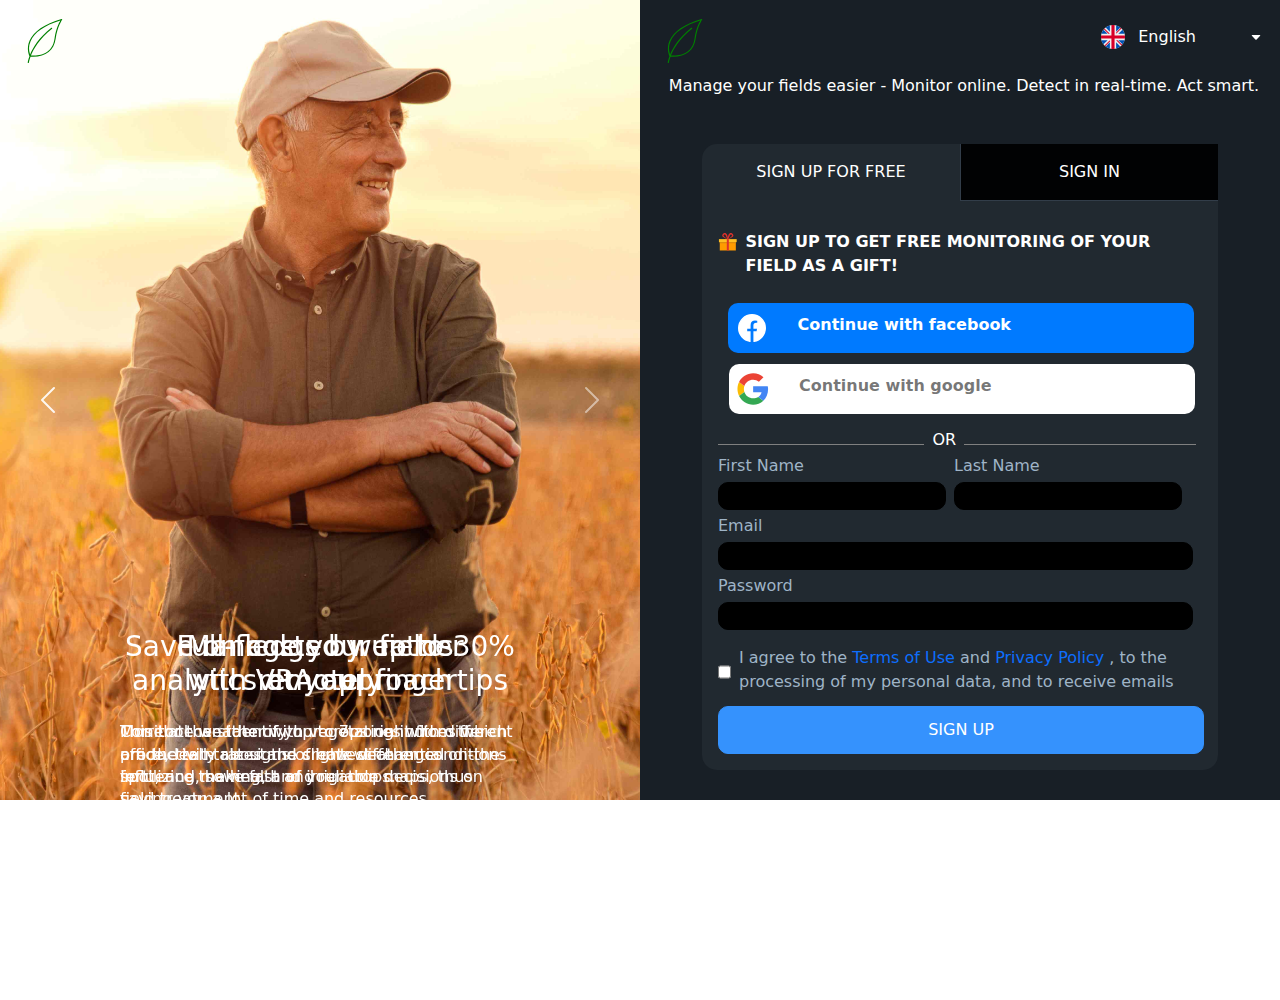
<file: index.html>
<!DOCTYPE html>
<html lang="en">
  <head>
    <meta charset="UTF-8" />
    <meta name="viewport" content="width=device-width, initial-scale=1.0" />
    <title>Document</title>
    <link
      href="https://cdn.jsdelivr.net/npm/bootstrap@5.3.3/dist/css/bootstrap.min.css"
      rel="stylesheet"
      integrity="sha384-QWTKZyjpPEjISv5WaRU9OFeRpok6YctnYmDr5pNlyT2bRjXh0JMhjY6hW+ALEwIH"
      crossorigin="anonymous"
    />
    <link rel="stylesheet" href="styles.css" />
  </head>
  <body>
    <div class="parent  row m-5 ">
      <div
        id="carouselExampleInterval"
        class="carousel slide col-lg-6 position-relative d-none d-lg-block"
        data-bs-ride="carousel"
        style="height : 800px"
      >
        <div class="carousel-inner">
          <svg
            xmlns="http://www.w3.org/2000/svg"
            fill="green"
            width="50px"
            height="50px"
            viewBox="0 0 512 512"
            data-name="Layer 1"
            id="Layer_1"
            class="ms-2 mt-3"
          >
            <title />
            <path
              d="M431.58,32.35a5.93,5.93,0,0,0-6.53-2.24C248.25,82.58,138,157.69,97.48,253.36c-33.9,80-6.33,145.74-.61,157.86-14.52,39.23-17.47,63.67-17.54,64.32a6,6,0,0,0,5.3,6.57l.63,0a6,6,0,0,0,5.93-5.33c.07-.62,2.88-23.4,16.33-60.17,9.37.62,18.63,1.09,27.57,1.09C265.81,417.73,349,352,365.16,234.05,382,111.18,431.13,40,431.62,39.26A6,6,0,0,0,431.58,32.35ZM353.36,232.44C330.81,396.69,183.25,409.08,111.93,405.1c26.47-66.66,85.64-171,216.14-274.67a6,6,0,0,0-7.42-9.35C192.08,223.25,131.48,326.46,103.24,395a190.72,190.72,0,0,1,5.22-137C146.41,168.49,249,97.25,413.31,46.13,398,72.66,366.49,136.72,353.36,232.44Z"
            />
          </svg>

          <div class="carousel-item active" data-bs-interval="10000">
            <div class="position-absolute">
              <h3 class="mb-4 text-white text-center w-100">
                Manage your fields remotely
              </h3>
              <p class="text-white" style="line-height: 1.4; width: 400px">
                Monitor the state of your crops right from the office, learn
                about the slightest changes on-the-spot, and make fast and
                reliable decisions on field treatment
              </p>
            </div>
          </div>
          <div class="carousel-item active" data-bs-interval="10000">
            <div class="position-absolute">
              <h3 class="mb-4 text-white text-center w-100">
                Save on costs by up to 30% with VRA approach
              </h3>
              <p class="text-white" style="line-height: 1.4; width: 400px">
                This tool can identify up to 7 zones with different productivity
                rates and create differential fertilizing, sowing, and
                irrigation maps, thus saving you a lot of time and resources.
              </p>
            </div>
          </div>
          <div class="carousel-item active" data-bs-interval="10000">
            <div class="position-absolute">
              <h3 class="mb-4 text-white text-center">
                Full-fledged weather analytics at your fingertips
              </h3>
              <p class="text-white" style="line-height: 1.4; width: 400px">
                Correlate weather with vegetation indices which are the
                tell-tale signs of how weather conditions influence the health
                of your crops.
              </p>
            </div>
          </div>
        </div>
        <button
          class="carousel-control-prev"
          type="button"
          data-bs-target="#carouselExampleInterval"
          data-bs-slide="prev"
        >
          <span class="carousel-control-prev-icon" aria-hidden="true"></span>
          <span class="visually-hidden">Previous</span>
        </button>
        <button
          class="carousel-control-next"
          type="button"
          data-bs-target="#carouselExampleInterval"
          data-bs-slide="next"
        >
          <span class="carousel-control-next-icon" aria-hidden="true"></span>
          <span class="visually-hidden">Next</span>
        </button>
      </div>
      <div
        class="d-flex flex-column col-12 col-lg-6 content  "
        style="background-color: #181f26 ; height : 800px"
      >
      <div class=" d-flex justify-content-between">

        <svg
        xmlns="http://www.w3.org/2000/svg"
        fill="green"
        width="50px"
        height="50px"
        viewBox="0 0 512 512"
        data-name="Layer 1"
        id="Layer_1"
        class="ms-2 mt-3"
      >
        <title />
        <path
          d="M431.58,32.35a5.93,5.93,0,0,0-6.53-2.24C248.25,82.58,138,157.69,97.48,253.36c-33.9,80-6.33,145.74-.61,157.86-14.52,39.23-17.47,63.67-17.54,64.32a6,6,0,0,0,5.3,6.57l.63,0a6,6,0,0,0,5.93-5.33c.07-.62,2.88-23.4,16.33-60.17,9.37.62,18.63,1.09,27.57,1.09C265.81,417.73,349,352,365.16,234.05,382,111.18,431.13,40,431.62,39.26A6,6,0,0,0,431.58,32.35ZM353.36,232.44C330.81,396.69,183.25,409.08,111.93,405.1c26.47-66.66,85.64-171,216.14-274.67a6,6,0,0,0-7.42-9.35C192.08,223.25,131.48,326.46,103.24,395a190.72,190.72,0,0,1,5.22-137C146.41,168.49,249,97.25,413.31,46.13,398,72.66,366.49,136.72,353.36,232.44Z"
        />
      </svg>




         <div class="d-flex gap-5 align-items-center mt-2 ms-auto">
          
          <div>
            <svg
              width="24px"
              height="24px"
              viewBox="0 0 20 20"
              fill="none"
              xmlns="http://www.w3.org/2000/svg"
              fit=""
              preserveAspectRatio="xMidYMid meet"
              focusable="false"
            >
              <path
                d="M10 20C15.5228 20 20 15.5228 20 10C20 4.47715 15.5228 0 10 0C4.47715 0 0 4.47715 0 10C0 15.5228 4.47715 20 10 20Z"
                fill="#F0F0F0"
              ></path>
              <path
                d="M2.06645 3.91138C1.28094 4.93337 0.688633 6.1113 0.34375 7.39095H5.54602L2.06645 3.91138Z"
                fill="#0052B4"
              ></path>
              <path
                d="M19.6553 7.39092C19.3104 6.1113 18.7181 4.93337 17.9326 3.91138L14.4531 7.39092H19.6553Z"
                fill="#0052B4"
              ></path>
              <path
                d="M0.34375 12.6086C0.688672 13.8883 1.28098 15.0662 2.06645 16.0881L5.5459 12.6086H0.34375Z"
                fill="#0052B4"
              ></path>
              <path
                d="M16.087 2.06697C15.065 1.28146 13.8871 0.68916 12.6074 0.344238V5.54646L16.087 2.06697Z"
                fill="#0052B4"
              ></path>
              <path
                d="M3.91016 17.9331C4.93215 18.7186 6.11008 19.3109 7.38969 19.6558V14.4536L3.91016 17.9331Z"
                fill="#0052B4"
              ></path>
              <path
                d="M7.38965 0.344238C6.11004 0.68916 4.93211 1.28146 3.91016 2.06693L7.38965 5.54643V0.344238Z"
                fill="#0052B4"
              ></path>
              <path
                d="M12.6074 19.6558C13.887 19.3109 15.065 18.7186 16.0869 17.9331L12.6074 14.4536V19.6558Z"
                fill="#0052B4"
              ></path>
              <path
                d="M14.4531 12.6086L17.9326 16.0882C18.7181 15.0662 19.3104 13.8883 19.6553 12.6086H14.4531Z"
                fill="#0052B4"
              ></path>
              <path
                d="M19.9154 8.69566H11.3044H11.3044V0.0846484C10.8774 0.0290625 10.4421 0 10 0C9.55785 0 9.12262 0.0290625 8.69566 0.0846484V8.69559V8.69563H0.0846484C0.0290625 9.12262 0 9.55793 0 10C0 10.4421 0.0290625 10.8774 0.0846484 11.3043H8.69559H8.69563V19.9154C9.12262 19.9709 9.55785 20 10 20C10.4421 20 10.8774 19.971 11.3043 19.9154V11.3044V11.3044H19.9154C19.9709 10.8774 20 10.4421 20 10C20 9.55793 19.9709 9.12262 19.9154 8.69566Z"
                fill="#D80027"
              ></path>
              <path
                d="M12.6094 12.6084L17.0717 17.0708C17.277 16.8656 17.4727 16.6511 17.6595 16.4288L13.8391 12.6084H12.6094V12.6084Z"
                fill="#D80027"
              ></path>
              <path
                d="M7.39011 12.6086H7.39003L2.92773 17.0709C3.13289 17.2762 3.34738 17.472 3.56973 17.6588L7.39011 13.8383V12.6086Z"
                fill="#D80027"
              ></path>
              <path
                d="M7.39195 7.39093V7.39086L2.92961 2.92847C2.72438 3.13362 2.52859 3.34812 2.3418 3.57046L6.16223 7.3909H7.39195V7.39093Z"
                fill="#D80027"
              ></path>
              <path
                d="M12.6094 7.39175L17.0718 2.92933C16.8666 2.72409 16.6521 2.52831 16.4298 2.34155L12.6094 6.16198V7.39175Z"
                fill="#D80027"
              ></path>
            </svg>
            <span class="text-white ms-2">English</span>
          </div>

          <div>
            <svg
              xmlns="http://www.w3.org/2000/svg"
              fill="#fff"
              width="24px"
              height="24px"
              viewBox="0 0 24 24"
            >
              <path
                d="M7.854 10.854l3.792 3.792a.5.5 0 00.708 0l3.793-3.792a.5.5 0 00-.354-.854H8.207a.5.5 0 00-.353.854z"
              />
            </svg>
          </div>
        </div>
      </div>
       
        <p
          class="text-white ps-2 text-wrap text-center text-lg-nowrap mt-2 fw-medium"
        >
          Manage your fields easier - Monitor online. Detect in real-time. Act
          smart.
        </p>
        <div
          class="d-flex flex-column auth align-items-center position-relative"
          style="
            background-color: #212930;
            height: 80%;
            margin: 30px 50px ;
            border-radius: 15px;
            
          "
        >
          <div class="d-flex position-absolute start-0 top-0 w-100">
            <p class="text-uppercase text-white p-3 w-50 text-center">
              Sign Up for free
            </p>
            <p
              class="text-uppercase text-white p-3 w-50 text-center"
              style="
                border-left: 1px solid #323d49;
                border-bottom: 1px solid #323d49;
                background-color: #010203;
              "
            >
              Sign In
            </p>
          </div>
          <div class=" position-absolute mt-3 px-3 d-flex w-100 " style="top : 70px">
            <svg
              width="24px"
              height="24px"
              viewBox="0 0 24 24"
              fill="none"
              xmlns="http://www.w3.org/2000/svg"
              fit=""
              preserveAspectRatio="xMidYMid meet"
              focusable="false"
            >
              <path
                d="M22.0059 12.2119H2.17566V22.4748H22.0059V12.2119Z"
                fill="#FF9B00"
              ></path>
              <path
                d="M23.0576 8.42871H1.14087V12.2285H23.0576V8.42871Z"
                fill="#FFBF23"
              ></path>
              <path
                d="M22.0059 12.2119H2.17566V13.552H22.0059V12.2119Z"
                fill="#DE8B0B"
              ></path>
              <path
                d="M13.3545 8.42871H10.8609V22.4744H13.3545V8.42871Z"
                fill="#DD312C"
              ></path>
              <path
                d="M12.2091 8.21548C12.9074 7.87631 13.5857 7.47728 14.2441 7.05831C14.9025 6.63934 15.521 6.18046 16.0796 5.70164C16.3589 5.46222 16.6183 5.20286 16.8378 4.92355C17.0572 4.66418 17.2567 4.38486 17.3565 4.10555L17.3964 4.00579C17.3964 3.98584 17.4164 3.96589 17.4164 3.96589L17.3964 3.98584C17.3765 4.00579 17.3765 4.00579 17.3765 3.98584C17.3565 3.94594 17.3166 3.82623 17.2368 3.72648C17.0971 3.50702 16.8777 3.28755 16.6383 3.12795C16.3988 2.94839 16.1395 2.82868 15.92 2.76882C15.8003 2.74887 15.7006 2.72892 15.6208 2.72892C15.5809 2.72892 15.541 2.72892 15.5011 2.74887C15.4811 2.74887 15.4611 2.76882 15.4412 2.76882H15.4611C15.4611 2.76882 15.3813 2.82868 15.3015 2.92844C15.2217 3.02819 15.122 3.14789 15.0422 3.28755C14.8626 3.56687 14.6831 3.86614 14.5234 4.2053C13.8651 5.52208 13.2665 6.95856 12.6281 8.37508C12.6081 8.43494 12.5283 8.45489 12.4286 8.45489C12.4086 8.45489 12.3687 8.45489 12.3488 8.45489H12.3089C12.2889 8.45489 12.2889 8.41499 12.269 8.39504C12.2291 8.35513 12.1892 8.35513 12.1692 8.37508C12.1493 8.39503 12.1293 8.41498 12.1094 8.43493C12.0894 8.45489 12.0695 8.47484 12.0495 8.49479C12.0296 8.49479 11.9697 8.49479 11.9498 8.45489C11.9298 8.43494 11.9099 8.39503 11.9099 8.37508C11.9099 8.35513 11.8899 8.35513 11.87 8.35513C11.85 8.33518 11.83 8.33518 11.8101 8.31523C11.7303 8.25538 11.6704 8.19552 11.6904 8.13567C11.7901 7.33762 11.9298 6.55953 12.1293 5.76149C12.3288 4.9834 12.5682 4.20531 12.8875 3.42721C13.0471 3.04814 13.2266 2.64912 13.486 2.27005C13.6057 2.07053 13.7454 1.87102 13.905 1.67151C14.0845 1.472 14.284 1.25254 14.6432 1.07298C14.7429 1.03308 14.8427 0.993173 14.9424 0.953271C15.0222 0.93332 15.102 0.913371 15.1818 0.89342C15.3414 0.873469 15.501 0.853516 15.6407 0.853516C15.94 0.853516 16.2392 0.913371 16.4986 0.993176C17.0173 1.17274 17.4563 1.4321 17.8154 1.77127C18.1745 2.09049 18.4937 2.46955 18.7331 2.94838C18.8528 3.18779 18.9526 3.44716 18.9925 3.78633C19.0124 3.96589 18.9925 4.1654 18.9326 4.36491C18.9127 4.42476 18.8927 4.46467 18.8728 4.52452C18.8528 4.56443 18.8329 4.58438 18.8329 4.60433L18.7331 4.78389C18.4738 5.22281 18.1545 5.54202 17.8154 5.84129C17.4762 6.12061 17.137 6.36002 16.7979 6.57948C16.0996 7.01841 15.3614 7.35758 14.6232 7.6768C13.885 7.99601 13.1468 8.25538 12.3887 8.49479C12.3288 8.51474 12.269 8.51474 12.2291 8.49479C12.2091 8.49479 12.2091 8.49479 12.2091 8.47484C12.2091 8.47484 12.1892 8.45489 12.1692 8.45489C12.1293 8.43494 12.1493 8.41499 12.1493 8.39504C12.1692 8.37508 12.1892 8.35513 12.1493 8.33518C12.1293 8.31523 12.1493 8.29528 12.1493 8.27533C12.1094 8.27533 12.1493 8.25538 12.2091 8.21548Z"
                fill="#DD312C"
              ></path>
              <path
                d="M11.9698 8.21548C11.2715 7.87631 10.5931 7.47728 9.93474 7.05831C9.27635 6.63934 8.65787 6.18046 8.09924 5.70164C7.81992 5.46222 7.56056 5.20286 7.34109 4.92355C7.12163 4.66418 6.92212 4.38486 6.82237 4.10555L6.78246 4.00579C6.78246 3.98584 6.76251 3.96589 6.76251 3.96589L6.78246 3.98584C6.80241 4.00579 6.80241 4.00579 6.80241 3.98584C6.82237 3.94594 6.86227 3.82623 6.94207 3.72648C7.08173 3.50702 7.30119 3.28755 7.5406 3.12795C7.78002 2.94839 8.03938 2.82868 8.25884 2.76882C8.37855 2.74887 8.47831 2.72892 8.55811 2.72892C8.59801 2.72892 8.63792 2.72892 8.67782 2.74887C8.69777 2.74887 8.71772 2.76882 8.73767 2.76882H8.71772C8.71772 2.76882 8.79752 2.82868 8.87733 2.92844C8.95713 3.02819 9.05689 3.14789 9.13669 3.28755C9.31625 3.56687 9.49581 3.86614 9.65542 4.2053C10.3138 5.52208 10.9123 6.95856 11.5508 8.37508C11.5707 8.43494 11.6505 8.45489 11.7503 8.45489C11.7702 8.45489 11.8101 8.45489 11.8301 8.45489H11.87C11.8899 8.45489 11.8899 8.41499 11.9099 8.39504C11.9498 8.35513 11.9897 8.35513 12.0097 8.37508C12.0296 8.39503 12.0496 8.41498 12.0695 8.43493C12.0895 8.45489 12.1094 8.47484 12.1294 8.49479C12.1493 8.49479 12.2092 8.49479 12.2291 8.45489C12.2491 8.43494 12.269 8.39503 12.269 8.37508C12.269 8.35513 12.289 8.35513 12.3089 8.35513C12.3289 8.33518 12.3488 8.33518 12.3688 8.31523C12.4486 8.25538 12.5084 8.19552 12.4885 8.13567C12.3887 7.33762 12.2491 6.55953 12.0496 5.76149C11.85 4.9834 11.6106 4.20531 11.2914 3.42721C11.1318 3.04814 10.9522 2.64912 10.6929 2.27005C10.5732 2.07053 10.4335 1.87102 10.2739 1.67151C10.0943 1.472 9.89483 1.25254 9.53571 1.07298C9.43596 1.03308 9.3362 0.993173 9.23645 0.953271C9.15664 0.93332 9.07684 0.913371 8.99704 0.89342C8.83743 0.873469 8.67782 0.853516 8.53816 0.853516C8.23889 0.853516 7.93963 0.913371 7.68026 0.993176C7.16153 1.17274 6.72261 1.4321 6.36349 1.77127C6.00437 2.09049 5.68515 2.46955 5.44574 2.94838C5.32603 3.18779 5.22628 3.44716 5.18638 3.78633C5.16642 3.96589 5.18637 4.1654 5.24623 4.36491C5.26618 4.42476 5.28613 4.46467 5.30608 4.52452C5.32603 4.56443 5.34598 4.58438 5.34598 4.60433L5.44574 4.78389C5.7051 5.22281 6.02432 5.54202 6.36349 5.84129C6.70266 6.12061 7.04183 6.36002 7.381 6.57948C8.07929 7.01841 8.81747 7.35758 9.55567 7.6768C10.2939 7.99601 11.032 8.25538 11.7902 8.49479C11.85 8.51474 11.9099 8.51474 11.9498 8.49479C11.9697 8.49479 11.9698 8.49479 11.9698 8.47484C11.9698 8.47484 11.9897 8.45489 12.0097 8.45489C12.0496 8.43494 12.0296 8.41499 12.0296 8.39504C12.0097 8.37508 11.9897 8.35513 12.0296 8.33518C12.0496 8.31523 12.0296 8.29528 12.0296 8.27533C12.0496 8.27533 12.0097 8.25538 11.9698 8.21548Z"
                fill="#DD312C"
              ></path>
            </svg>
            <p class=" text-white ps-2 text-uppercase fw-bold">Sign Up to get free monitoring of your field as a gift!</p>
          
        </div>
        <div class="d-flex align-items-center position-absolute" style="margin-top: 159px ; margin-left : 1px ;  background-color:#007aff ; height : 50px  ; border-radius : 10px ; width : calc(100% - 50px)">
            <svg xmlns="http://www.w3.org/2000/svg" fill="white" width="40px" height="40px" viewBox="0 0 24 24" stroke="white" class="ps-2">

                <g id="SVGRepo_bgCarrier" stroke-width="0"/>
                
                <g id="SVGRepo_tracerCarrier" stroke-linecap="round" stroke-linejoin="round"/>
                
                <g id="SVGRepo_iconCarrier"> <path d="M12 2.03998C6.5 2.03998 2 6.52998 2 12.06C2 17.06 5.66 21.21 10.44 21.96V14.96H7.9V12.06H10.44V9.84998C10.44 7.33998 11.93 5.95998 14.22 5.95998C15.31 5.95998 16.45 6.14998 16.45 6.14998V8.61998H15.19C13.95 8.61998 13.56 9.38998 13.56 10.18V12.06H16.34L15.89 14.96H13.56V21.96C15.9164 21.5878 18.0622 20.3855 19.6099 18.57C21.1576 16.7546 22.0054 14.4456 22 12.06C22 6.52998 17.5 2.03998 12 2.03998Z"/> </g>
                
                </svg>
                <p class="text-white fw-bold" style="margin-left: 30px; margin-top: 10px">Continue with facebook</p>
        </div>
        <div class="d-flex align-items-center position-absolute" style="margin-top: 220px ; margin-left : 4px ;  background-color:white ; height : 50px  ; border-radius : 10px ; width : calc(100% - 50px)">

            <svg xmlns="http://www.w3.org/2000/svg" xmlns:xlink="http://www.w3.org/1999/xlink" width="40px" height="40px" viewBox="-0.5 0 48 48" version="1.1" class=" ps-2">
    
                <title>Google-color</title>
                <desc>Created with Sketch.</desc>
                <defs>
            
            </defs>
                <g id="Icons" stroke="none" stroke-width="1" fill="none" fill-rule="evenodd">
                    <g id="Color-" transform="translate(-401.000000, -860.000000)">
                        <g id="Google" transform="translate(401.000000, 860.000000)">
                            <path d="M9.82727273,24 C9.82727273,22.4757333 10.0804318,21.0144 10.5322727,19.6437333 L2.62345455,13.6042667 C1.08206818,16.7338667 0.213636364,20.2602667 0.213636364,24 C0.213636364,27.7365333 1.081,31.2608 2.62025,34.3882667 L10.5247955,28.3370667 C10.0772273,26.9728 9.82727273,25.5168 9.82727273,24" id="Fill-1" fill="#FBBC05">
            
            </path>
                            <path d="M23.7136364,10.1333333 C27.025,10.1333333 30.0159091,11.3066667 32.3659091,13.2266667 L39.2022727,6.4 C35.0363636,2.77333333 29.6954545,0.533333333 23.7136364,0.533333333 C14.4268636,0.533333333 6.44540909,5.84426667 2.62345455,13.6042667 L10.5322727,19.6437333 C12.3545909,14.112 17.5491591,10.1333333 23.7136364,10.1333333" id="Fill-2" fill="#EB4335">
            
            </path>
                            <path d="M23.7136364,37.8666667 C17.5491591,37.8666667 12.3545909,33.888 10.5322727,28.3562667 L2.62345455,34.3946667 C6.44540909,42.1557333 14.4268636,47.4666667 23.7136364,47.4666667 C29.4455,47.4666667 34.9177955,45.4314667 39.0249545,41.6181333 L31.5177727,35.8144 C29.3995682,37.1488 26.7323182,37.8666667 23.7136364,37.8666667" id="Fill-3" fill="#34A853">
            
            </path>
                            <path d="M46.1454545,24 C46.1454545,22.6133333 45.9318182,21.12 45.6113636,19.7333333 L23.7136364,19.7333333 L23.7136364,28.8 L36.3181818,28.8 C35.6879545,31.8912 33.9724545,34.2677333 31.5177727,35.8144 L39.0249545,41.6181333 C43.3393409,37.6138667 46.1454545,31.6490667 46.1454545,24" id="Fill-4" fill="#4285F4">
            
            </path>
                        </g>
                    </g>
                </g>
            </svg>
            <p class="fw-bold" style="margin-left: 30px; margin-top: 10px ; color : #0000008A">Continue with google</p>
        </div>


        <div class="position-absolute d-flex w-100 align-items-center" style="top : 280px">
            <div class=" ms-3" style="width : 40% ; height : 1px ; background-color : gray"></div>
            <p class=" text-white position-relative ps-2" style="top : 4px">OR</p>
            <div class=" ms-2" style="width : 45% ; height : 1px ; background-color : gray"></div>
        </div>

        <form action="" method="POST" class=" position-relative" style="margin-top : 310px">
            <div class=" name-data d-block gap-2 ms-3 align-items-center">
               <div class="d-flex   flex-column">
                <label for="" class="mb-1" style="color : #9FB4C7">First Name</label>
                <input type="text" class="ps-4 fname" style="background-color: black; border: 1px solid black; border-radius : 10px ; color:white">
               </div>
               <div class="d-flex flex-column">

                   <label class="mb-1" for="" style="color : #9FB4C7">Last Name</label>
                   <input type="text" class=" ps-4 lname" style="background-color: black; border: 1px solid black; color: white; border-radius : 10px">
               </div>
            </div>
            <div>
               <div class=" mt-1 ms-3 ">
                <label class="mb-1" for="" style="color : #9FB4C7">Email</label>
                <input type="email" class="ps-2 d-block" style="background-color: black; border: 1px solid black; border-radius : 10px ; color:white ; width : calc(100% - 25px)">
               </div>
               <div class=" mt-1 ms-3">
                <label class="mb-1" for="" style="color : #9FB4C7">Password</label>
                <input type="password" class="ps-2 d-block" style="background-color: black; border: 1px solid black; border-radius : 10px ; color:white ; width : calc(100% - 25px)">
               </div>
               <div class=" mt-3 d-flex ms-3">
                <input type="checkbox" id="agree" class="ps-2 d-block" style="background-color: black; border: 1px solid black; border-radius : 10px ; color:white">

                <label class="mb-1 mx-2" for="agree" style="color : #9FB4C7">
                    I agree to the <a href="" class=" text-decoration-none"> Terms of Use</a> and <a href="" class="text-decoration-none">Privacy Policy</a> , to the processing of my personal data, and to receive emails</label>
               </div>

               <input type="submit" class=" text-uppercase d-block text-white my-2 ms-3 sign-up" value="Sign Up" style="background-color: #3592FD; width: calc(100% - 30px) ; border: 1px solid #3592FD; border-radius: 10px; height : 48px">
            
            </div>
        </form>

      </div>
    </div>
  </body>
  <script
    src="https://cdn.jsdelivr.net/npm/bootstrap@5.3.3/dist/js/bootstrap.bundle.min.js"
    integrity="sha384-YvpcrYf0tY3lHB60NNkmXc5s9fDVZLESaAA55NDzOxhy9GkcIdslK1eN7N6jIeHz"
    crossorigin="anonymous"
  ></script>
</html>
</file>
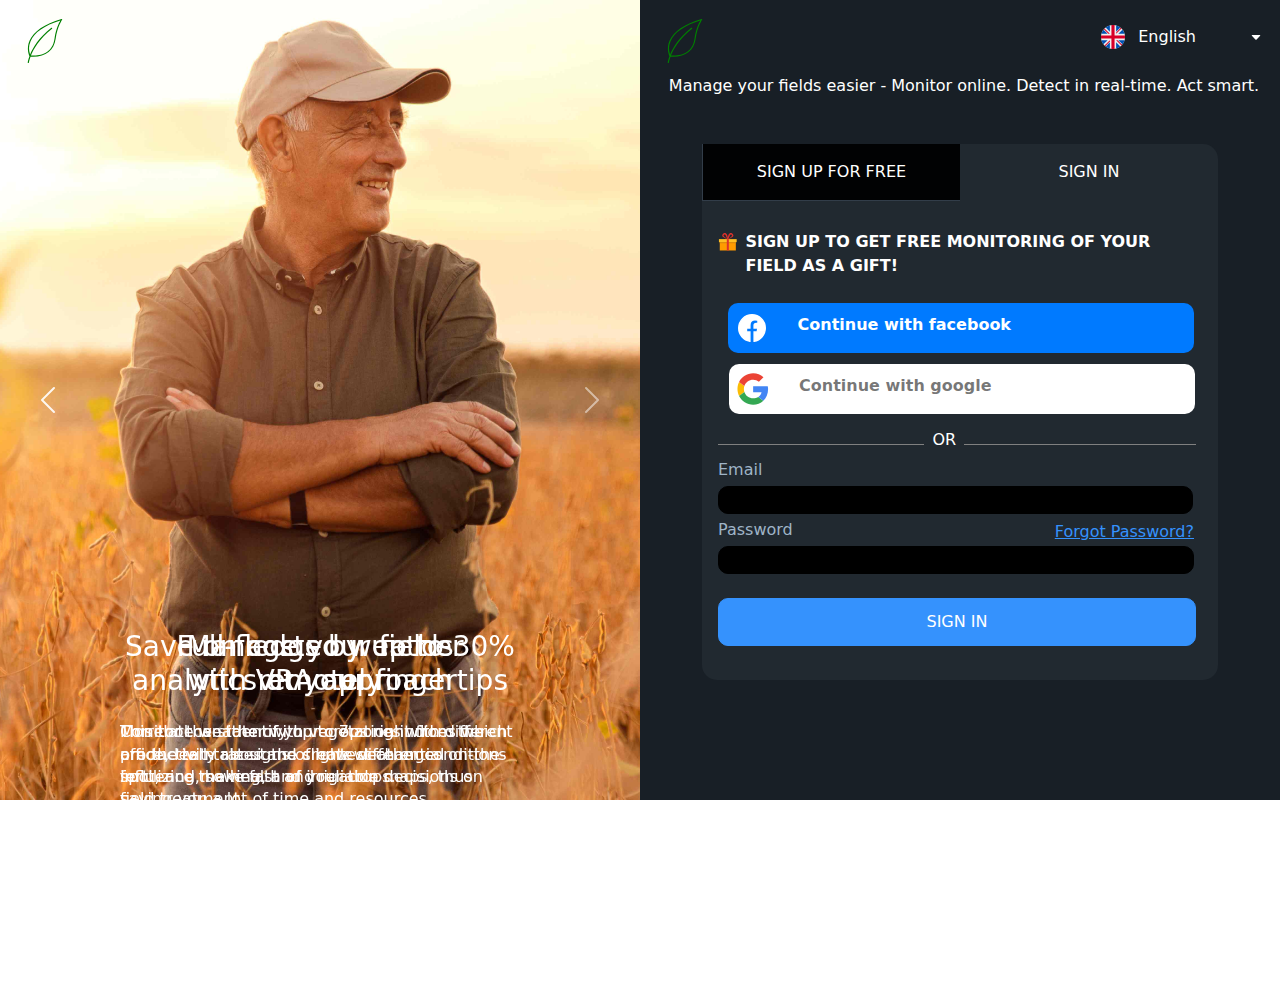
<file: sign-in.html>
<!DOCTYPE html>
<html lang="en">
  <head>
    <meta charset="UTF-8" />
    <meta name="viewport" content="width=device-width, initial-scale=1.0" />
    <title>Document</title>
    <link
      href="https://cdn.jsdelivr.net/npm/bootstrap@5.3.3/dist/css/bootstrap.min.css"
      rel="stylesheet"
      integrity="sha384-QWTKZyjpPEjISv5WaRU9OFeRpok6YctnYmDr5pNlyT2bRjXh0JMhjY6hW+ALEwIH"
      crossorigin="anonymous"
    />
    <link rel="stylesheet" href="styles.css" />
  </head>
  <body>
    <div class="parent  row m-5 ">
      <div
        id="carouselExampleInterval"
        class="carousel slide col-lg-6 position-relative d-none d-lg-block"
        data-bs-ride="carousel"
        style="height : 800px"
      >
        <div class="carousel-inner">
          <svg
            xmlns="http://www.w3.org/2000/svg"
            fill="green"
            width="50px"
            height="50px"
            viewBox="0 0 512 512"
            data-name="Layer 1"
            id="Layer_1"
            class="ms-2 mt-3"
          >
            <title />
            <path
              d="M431.58,32.35a5.93,5.93,0,0,0-6.53-2.24C248.25,82.58,138,157.69,97.48,253.36c-33.9,80-6.33,145.74-.61,157.86-14.52,39.23-17.47,63.67-17.54,64.32a6,6,0,0,0,5.3,6.57l.63,0a6,6,0,0,0,5.93-5.33c.07-.62,2.88-23.4,16.33-60.17,9.37.62,18.63,1.09,27.57,1.09C265.81,417.73,349,352,365.16,234.05,382,111.18,431.13,40,431.62,39.26A6,6,0,0,0,431.58,32.35ZM353.36,232.44C330.81,396.69,183.25,409.08,111.93,405.1c26.47-66.66,85.64-171,216.14-274.67a6,6,0,0,0-7.42-9.35C192.08,223.25,131.48,326.46,103.24,395a190.72,190.72,0,0,1,5.22-137C146.41,168.49,249,97.25,413.31,46.13,398,72.66,366.49,136.72,353.36,232.44Z"
            />
          </svg>

          <div class="carousel-item active" data-bs-interval="10000">
            <div class="position-absolute">
              <h3 class="mb-4 text-white text-center w-100">
                Manage your fields remotely
              </h3>
              <p class="text-white" style="line-height: 1.4; width: 400px">
                Monitor the state of your crops right from the office, learn
                about the slightest changes on-the-spot, and make fast and
                reliable decisions on field treatment
              </p>
            </div>
          </div>
          <div class="carousel-item active" data-bs-interval="10000">
            <div class="position-absolute">
              <h3 class="mb-4 text-white text-center w-100">
                Save on costs by up to 30% with VRA approach
              </h3>
              <p class="text-white" style="line-height: 1.4; width: 400px">
                This tool can identify up to 7 zones with different productivity
                rates and create differential fertilizing, sowing, and
                irrigation maps, thus saving you a lot of time and resources.
              </p>
            </div>
          </div>
          <div class="carousel-item active" data-bs-interval="10000">
            <div class="position-absolute">
              <h3 class="mb-4 text-white text-center">
                Full-fledged weather analytics at your fingertips
              </h3>
              <p class="text-white" style="line-height: 1.4; width: 400px">
                Correlate weather with vegetation indices which are the
                tell-tale signs of how weather conditions influence the health
                of your crops.
              </p>
            </div>
          </div>
        </div>
        <button
          class="carousel-control-prev"
          type="button"
          data-bs-target="#carouselExampleInterval"
          data-bs-slide="prev"
        >
          <span class="carousel-control-prev-icon" aria-hidden="true"></span>
          <span class="visually-hidden">Previous</span>
        </button>
        <button
          class="carousel-control-next"
          type="button"
          data-bs-target="#carouselExampleInterval"
          data-bs-slide="next"
        >
          <span class="carousel-control-next-icon" aria-hidden="true"></span>
          <span class="visually-hidden">Next</span>
        </button>
      </div>
      <div
        class="d-flex flex-column col-12 col-lg-6 content  "
        style="background-color: #181f26 ; height : 800px"
      >
      <div class=" d-flex justify-content-between">

        <svg
        xmlns="http://www.w3.org/2000/svg"
        fill="green"
        width="50px"
        height="50px"
        viewBox="0 0 512 512"
        data-name="Layer 1"
        id="Layer_1"
        class="ms-2 mt-3"
      >
        <title />
        <path
          d="M431.58,32.35a5.93,5.93,0,0,0-6.53-2.24C248.25,82.58,138,157.69,97.48,253.36c-33.9,80-6.33,145.74-.61,157.86-14.52,39.23-17.47,63.67-17.54,64.32a6,6,0,0,0,5.3,6.57l.63,0a6,6,0,0,0,5.93-5.33c.07-.62,2.88-23.4,16.33-60.17,9.37.62,18.63,1.09,27.57,1.09C265.81,417.73,349,352,365.16,234.05,382,111.18,431.13,40,431.62,39.26A6,6,0,0,0,431.58,32.35ZM353.36,232.44C330.81,396.69,183.25,409.08,111.93,405.1c26.47-66.66,85.64-171,216.14-274.67a6,6,0,0,0-7.42-9.35C192.08,223.25,131.48,326.46,103.24,395a190.72,190.72,0,0,1,5.22-137C146.41,168.49,249,97.25,413.31,46.13,398,72.66,366.49,136.72,353.36,232.44Z"
        />
      </svg>
        <div class="d-flex gap-5 align-items-center mt-2 ms-auto">
          <div>
            <svg
              width="24px"
              height="24px"
              viewBox="0 0 20 20"
              fill="none"
              xmlns="http://www.w3.org/2000/svg"
              fit=""
              preserveAspectRatio="xMidYMid meet"
              focusable="false"
            >
              <path
                d="M10 20C15.5228 20 20 15.5228 20 10C20 4.47715 15.5228 0 10 0C4.47715 0 0 4.47715 0 10C0 15.5228 4.47715 20 10 20Z"
                fill="#F0F0F0"
              ></path>
              <path
                d="M2.06645 3.91138C1.28094 4.93337 0.688633 6.1113 0.34375 7.39095H5.54602L2.06645 3.91138Z"
                fill="#0052B4"
              ></path>
              <path
                d="M19.6553 7.39092C19.3104 6.1113 18.7181 4.93337 17.9326 3.91138L14.4531 7.39092H19.6553Z"
                fill="#0052B4"
              ></path>
              <path
                d="M0.34375 12.6086C0.688672 13.8883 1.28098 15.0662 2.06645 16.0881L5.5459 12.6086H0.34375Z"
                fill="#0052B4"
              ></path>
              <path
                d="M16.087 2.06697C15.065 1.28146 13.8871 0.68916 12.6074 0.344238V5.54646L16.087 2.06697Z"
                fill="#0052B4"
              ></path>
              <path
                d="M3.91016 17.9331C4.93215 18.7186 6.11008 19.3109 7.38969 19.6558V14.4536L3.91016 17.9331Z"
                fill="#0052B4"
              ></path>
              <path
                d="M7.38965 0.344238C6.11004 0.68916 4.93211 1.28146 3.91016 2.06693L7.38965 5.54643V0.344238Z"
                fill="#0052B4"
              ></path>
              <path
                d="M12.6074 19.6558C13.887 19.3109 15.065 18.7186 16.0869 17.9331L12.6074 14.4536V19.6558Z"
                fill="#0052B4"
              ></path>
              <path
                d="M14.4531 12.6086L17.9326 16.0882C18.7181 15.0662 19.3104 13.8883 19.6553 12.6086H14.4531Z"
                fill="#0052B4"
              ></path>
              <path
                d="M19.9154 8.69566H11.3044H11.3044V0.0846484C10.8774 0.0290625 10.4421 0 10 0C9.55785 0 9.12262 0.0290625 8.69566 0.0846484V8.69559V8.69563H0.0846484C0.0290625 9.12262 0 9.55793 0 10C0 10.4421 0.0290625 10.8774 0.0846484 11.3043H8.69559H8.69563V19.9154C9.12262 19.9709 9.55785 20 10 20C10.4421 20 10.8774 19.971 11.3043 19.9154V11.3044V11.3044H19.9154C19.9709 10.8774 20 10.4421 20 10C20 9.55793 19.9709 9.12262 19.9154 8.69566Z"
                fill="#D80027"
              ></path>
              <path
                d="M12.6094 12.6084L17.0717 17.0708C17.277 16.8656 17.4727 16.6511 17.6595 16.4288L13.8391 12.6084H12.6094V12.6084Z"
                fill="#D80027"
              ></path>
              <path
                d="M7.39011 12.6086H7.39003L2.92773 17.0709C3.13289 17.2762 3.34738 17.472 3.56973 17.6588L7.39011 13.8383V12.6086Z"
                fill="#D80027"
              ></path>
              <path
                d="M7.39195 7.39093V7.39086L2.92961 2.92847C2.72438 3.13362 2.52859 3.34812 2.3418 3.57046L6.16223 7.3909H7.39195V7.39093Z"
                fill="#D80027"
              ></path>
              <path
                d="M12.6094 7.39175L17.0718 2.92933C16.8666 2.72409 16.6521 2.52831 16.4298 2.34155L12.6094 6.16198V7.39175Z"
                fill="#D80027"
              ></path>
            </svg>
            <span class="text-white ms-2">English</span>
          </div>

          <div>
            <svg
              xmlns="http://www.w3.org/2000/svg"
              fill="#fff"
              width="24px"
              height="24px"
              viewBox="0 0 24 24"
            >
              <path
                d="M7.854 10.854l3.792 3.792a.5.5 0 00.708 0l3.793-3.792a.5.5 0 00-.354-.854H8.207a.5.5 0 00-.353.854z"
              />
            </svg>
          </div>
        </div>
      </div>
        <p
          class="text-white ps-2 text-wrap text-center text-lg-nowrap mt-2 fw-medium"
        >
          Manage your fields easier - Monitor online. Detect in real-time. Act
          smart.
        </p>
        <div
          class="d-flex flex-column sign-in-auth align-items-center position-relative"
          style="
           
        background-color: #212930;
            height: 67%;
            margin: 30px 50px ;
            border-radius: 15px;
            
          "
        >
          <div class="d-flex position-absolute start-0 top-0 w-100">
            <p class="text-uppercase text-white p-3 w-50 text-center" style="  border-left: 1px solid #323d49;
                border-bottom: 1px solid #323d49;
                background-color: #010203;">
              Sign Up for free
            </p>
            <p
              class="text-uppercase text-white p-3 w-50 text-center"
        
            >
              Sign In
            </p>
          </div>
          <div class=" position-absolute mt-3 px-3 d-flex w-100 " style="top : 70px">
            <svg
              width="24px"
              height="24px"
              viewBox="0 0 24 24"
              fill="none"
              xmlns="http://www.w3.org/2000/svg"
              fit=""
              preserveAspectRatio="xMidYMid meet"
              focusable="false"
            >
              <path
                d="M22.0059 12.2119H2.17566V22.4748H22.0059V12.2119Z"
                fill="#FF9B00"
              ></path>
              <path
                d="M23.0576 8.42871H1.14087V12.2285H23.0576V8.42871Z"
                fill="#FFBF23"
              ></path>
              <path
                d="M22.0059 12.2119H2.17566V13.552H22.0059V12.2119Z"
                fill="#DE8B0B"
              ></path>
              <path
                d="M13.3545 8.42871H10.8609V22.4744H13.3545V8.42871Z"
                fill="#DD312C"
              ></path>
              <path
                d="M12.2091 8.21548C12.9074 7.87631 13.5857 7.47728 14.2441 7.05831C14.9025 6.63934 15.521 6.18046 16.0796 5.70164C16.3589 5.46222 16.6183 5.20286 16.8378 4.92355C17.0572 4.66418 17.2567 4.38486 17.3565 4.10555L17.3964 4.00579C17.3964 3.98584 17.4164 3.96589 17.4164 3.96589L17.3964 3.98584C17.3765 4.00579 17.3765 4.00579 17.3765 3.98584C17.3565 3.94594 17.3166 3.82623 17.2368 3.72648C17.0971 3.50702 16.8777 3.28755 16.6383 3.12795C16.3988 2.94839 16.1395 2.82868 15.92 2.76882C15.8003 2.74887 15.7006 2.72892 15.6208 2.72892C15.5809 2.72892 15.541 2.72892 15.5011 2.74887C15.4811 2.74887 15.4611 2.76882 15.4412 2.76882H15.4611C15.4611 2.76882 15.3813 2.82868 15.3015 2.92844C15.2217 3.02819 15.122 3.14789 15.0422 3.28755C14.8626 3.56687 14.6831 3.86614 14.5234 4.2053C13.8651 5.52208 13.2665 6.95856 12.6281 8.37508C12.6081 8.43494 12.5283 8.45489 12.4286 8.45489C12.4086 8.45489 12.3687 8.45489 12.3488 8.45489H12.3089C12.2889 8.45489 12.2889 8.41499 12.269 8.39504C12.2291 8.35513 12.1892 8.35513 12.1692 8.37508C12.1493 8.39503 12.1293 8.41498 12.1094 8.43493C12.0894 8.45489 12.0695 8.47484 12.0495 8.49479C12.0296 8.49479 11.9697 8.49479 11.9498 8.45489C11.9298 8.43494 11.9099 8.39503 11.9099 8.37508C11.9099 8.35513 11.8899 8.35513 11.87 8.35513C11.85 8.33518 11.83 8.33518 11.8101 8.31523C11.7303 8.25538 11.6704 8.19552 11.6904 8.13567C11.7901 7.33762 11.9298 6.55953 12.1293 5.76149C12.3288 4.9834 12.5682 4.20531 12.8875 3.42721C13.0471 3.04814 13.2266 2.64912 13.486 2.27005C13.6057 2.07053 13.7454 1.87102 13.905 1.67151C14.0845 1.472 14.284 1.25254 14.6432 1.07298C14.7429 1.03308 14.8427 0.993173 14.9424 0.953271C15.0222 0.93332 15.102 0.913371 15.1818 0.89342C15.3414 0.873469 15.501 0.853516 15.6407 0.853516C15.94 0.853516 16.2392 0.913371 16.4986 0.993176C17.0173 1.17274 17.4563 1.4321 17.8154 1.77127C18.1745 2.09049 18.4937 2.46955 18.7331 2.94838C18.8528 3.18779 18.9526 3.44716 18.9925 3.78633C19.0124 3.96589 18.9925 4.1654 18.9326 4.36491C18.9127 4.42476 18.8927 4.46467 18.8728 4.52452C18.8528 4.56443 18.8329 4.58438 18.8329 4.60433L18.7331 4.78389C18.4738 5.22281 18.1545 5.54202 17.8154 5.84129C17.4762 6.12061 17.137 6.36002 16.7979 6.57948C16.0996 7.01841 15.3614 7.35758 14.6232 7.6768C13.885 7.99601 13.1468 8.25538 12.3887 8.49479C12.3288 8.51474 12.269 8.51474 12.2291 8.49479C12.2091 8.49479 12.2091 8.49479 12.2091 8.47484C12.2091 8.47484 12.1892 8.45489 12.1692 8.45489C12.1293 8.43494 12.1493 8.41499 12.1493 8.39504C12.1692 8.37508 12.1892 8.35513 12.1493 8.33518C12.1293 8.31523 12.1493 8.29528 12.1493 8.27533C12.1094 8.27533 12.1493 8.25538 12.2091 8.21548Z"
                fill="#DD312C"
              ></path>
              <path
                d="M11.9698 8.21548C11.2715 7.87631 10.5931 7.47728 9.93474 7.05831C9.27635 6.63934 8.65787 6.18046 8.09924 5.70164C7.81992 5.46222 7.56056 5.20286 7.34109 4.92355C7.12163 4.66418 6.92212 4.38486 6.82237 4.10555L6.78246 4.00579C6.78246 3.98584 6.76251 3.96589 6.76251 3.96589L6.78246 3.98584C6.80241 4.00579 6.80241 4.00579 6.80241 3.98584C6.82237 3.94594 6.86227 3.82623 6.94207 3.72648C7.08173 3.50702 7.30119 3.28755 7.5406 3.12795C7.78002 2.94839 8.03938 2.82868 8.25884 2.76882C8.37855 2.74887 8.47831 2.72892 8.55811 2.72892C8.59801 2.72892 8.63792 2.72892 8.67782 2.74887C8.69777 2.74887 8.71772 2.76882 8.73767 2.76882H8.71772C8.71772 2.76882 8.79752 2.82868 8.87733 2.92844C8.95713 3.02819 9.05689 3.14789 9.13669 3.28755C9.31625 3.56687 9.49581 3.86614 9.65542 4.2053C10.3138 5.52208 10.9123 6.95856 11.5508 8.37508C11.5707 8.43494 11.6505 8.45489 11.7503 8.45489C11.7702 8.45489 11.8101 8.45489 11.8301 8.45489H11.87C11.8899 8.45489 11.8899 8.41499 11.9099 8.39504C11.9498 8.35513 11.9897 8.35513 12.0097 8.37508C12.0296 8.39503 12.0496 8.41498 12.0695 8.43493C12.0895 8.45489 12.1094 8.47484 12.1294 8.49479C12.1493 8.49479 12.2092 8.49479 12.2291 8.45489C12.2491 8.43494 12.269 8.39503 12.269 8.37508C12.269 8.35513 12.289 8.35513 12.3089 8.35513C12.3289 8.33518 12.3488 8.33518 12.3688 8.31523C12.4486 8.25538 12.5084 8.19552 12.4885 8.13567C12.3887 7.33762 12.2491 6.55953 12.0496 5.76149C11.85 4.9834 11.6106 4.20531 11.2914 3.42721C11.1318 3.04814 10.9522 2.64912 10.6929 2.27005C10.5732 2.07053 10.4335 1.87102 10.2739 1.67151C10.0943 1.472 9.89483 1.25254 9.53571 1.07298C9.43596 1.03308 9.3362 0.993173 9.23645 0.953271C9.15664 0.93332 9.07684 0.913371 8.99704 0.89342C8.83743 0.873469 8.67782 0.853516 8.53816 0.853516C8.23889 0.853516 7.93963 0.913371 7.68026 0.993176C7.16153 1.17274 6.72261 1.4321 6.36349 1.77127C6.00437 2.09049 5.68515 2.46955 5.44574 2.94838C5.32603 3.18779 5.22628 3.44716 5.18638 3.78633C5.16642 3.96589 5.18637 4.1654 5.24623 4.36491C5.26618 4.42476 5.28613 4.46467 5.30608 4.52452C5.32603 4.56443 5.34598 4.58438 5.34598 4.60433L5.44574 4.78389C5.7051 5.22281 6.02432 5.54202 6.36349 5.84129C6.70266 6.12061 7.04183 6.36002 7.381 6.57948C8.07929 7.01841 8.81747 7.35758 9.55567 7.6768C10.2939 7.99601 11.032 8.25538 11.7902 8.49479C11.85 8.51474 11.9099 8.51474 11.9498 8.49479C11.9697 8.49479 11.9698 8.49479 11.9698 8.47484C11.9698 8.47484 11.9897 8.45489 12.0097 8.45489C12.0496 8.43494 12.0296 8.41499 12.0296 8.39504C12.0097 8.37508 11.9897 8.35513 12.0296 8.33518C12.0496 8.31523 12.0296 8.29528 12.0296 8.27533C12.0496 8.27533 12.0097 8.25538 11.9698 8.21548Z"
                fill="#DD312C"
              ></path>
            </svg>
            <p class=" text-white ps-2 text-uppercase fw-bold">Sign Up to get free monitoring of your field as a gift!</p>
          
        </div>
        <div class="d-flex align-items-center position-absolute" style="margin-top: 159px ; margin-left : 1px ;  background-color:#007aff ; height : 50px  ; border-radius : 10px ; width : calc(100% - 50px)">
            <svg xmlns="http://www.w3.org/2000/svg" fill="white" width="40px" height="40px" viewBox="0 0 24 24" stroke="white" class="ps-2">

                <g id="SVGRepo_bgCarrier" stroke-width="0"/>
                
                <g id="SVGRepo_tracerCarrier" stroke-linecap="round" stroke-linejoin="round"/>
                
                <g id="SVGRepo_iconCarrier"> <path d="M12 2.03998C6.5 2.03998 2 6.52998 2 12.06C2 17.06 5.66 21.21 10.44 21.96V14.96H7.9V12.06H10.44V9.84998C10.44 7.33998 11.93 5.95998 14.22 5.95998C15.31 5.95998 16.45 6.14998 16.45 6.14998V8.61998H15.19C13.95 8.61998 13.56 9.38998 13.56 10.18V12.06H16.34L15.89 14.96H13.56V21.96C15.9164 21.5878 18.0622 20.3855 19.6099 18.57C21.1576 16.7546 22.0054 14.4456 22 12.06C22 6.52998 17.5 2.03998 12 2.03998Z"/> </g>
                
                </svg>
                <p class="text-white fw-bold" style="margin-left: 30px; margin-top: 10px">Continue with facebook</p>
        </div>
        <div class="d-flex align-items-center position-absolute" style="margin-top: 220px ; margin-left : 4px ;  background-color:white ; height : 50px  ; border-radius : 10px ; width : calc(100% - 50px)">

            <svg xmlns="http://www.w3.org/2000/svg" xmlns:xlink="http://www.w3.org/1999/xlink" width="40px" height="40px" viewBox="-0.5 0 48 48" version="1.1" class=" ps-2">
    
                <title>Google-color</title>
                <desc>Created with Sketch.</desc>
                <defs>
            
            </defs>
                <g id="Icons" stroke="none" stroke-width="1" fill="none" fill-rule="evenodd">
                    <g id="Color-" transform="translate(-401.000000, -860.000000)">
                        <g id="Google" transform="translate(401.000000, 860.000000)">
                            <path d="M9.82727273,24 C9.82727273,22.4757333 10.0804318,21.0144 10.5322727,19.6437333 L2.62345455,13.6042667 C1.08206818,16.7338667 0.213636364,20.2602667 0.213636364,24 C0.213636364,27.7365333 1.081,31.2608 2.62025,34.3882667 L10.5247955,28.3370667 C10.0772273,26.9728 9.82727273,25.5168 9.82727273,24" id="Fill-1" fill="#FBBC05">
            
            </path>
                            <path d="M23.7136364,10.1333333 C27.025,10.1333333 30.0159091,11.3066667 32.3659091,13.2266667 L39.2022727,6.4 C35.0363636,2.77333333 29.6954545,0.533333333 23.7136364,0.533333333 C14.4268636,0.533333333 6.44540909,5.84426667 2.62345455,13.6042667 L10.5322727,19.6437333 C12.3545909,14.112 17.5491591,10.1333333 23.7136364,10.1333333" id="Fill-2" fill="#EB4335">
            
            </path>
                            <path d="M23.7136364,37.8666667 C17.5491591,37.8666667 12.3545909,33.888 10.5322727,28.3562667 L2.62345455,34.3946667 C6.44540909,42.1557333 14.4268636,47.4666667 23.7136364,47.4666667 C29.4455,47.4666667 34.9177955,45.4314667 39.0249545,41.6181333 L31.5177727,35.8144 C29.3995682,37.1488 26.7323182,37.8666667 23.7136364,37.8666667" id="Fill-3" fill="#34A853">
            
            </path>
                            <path d="M46.1454545,24 C46.1454545,22.6133333 45.9318182,21.12 45.6113636,19.7333333 L23.7136364,19.7333333 L23.7136364,28.8 L36.3181818,28.8 C35.6879545,31.8912 33.9724545,34.2677333 31.5177727,35.8144 L39.0249545,41.6181333 C43.3393409,37.6138667 46.1454545,31.6490667 46.1454545,24" id="Fill-4" fill="#4285F4">
            
            </path>
                        </g>
                    </g>
                </g>
            </svg>
            <p class="fw-bold" style="margin-left: 30px; margin-top: 10px ; color : #0000008A">Continue with google</p>
        </div>


        <div class="position-absolute d-flex w-100 align-items-center" style="top : 280px">
            <div class=" ms-3" style="width : 40% ; height : 1px ; background-color : gray"></div>
            <p class=" text-white position-relative ps-2" style="top : 4px">OR</p>
            <div class=" ms-2" style="width : 45% ; height : 1px ; background-color : gray"></div>
        </div>

        <form action="" method="POST" class=" position-relative w-100" style="margin-top : 310px">
          
           
               <div class=" mt-1 ms-3 ">
                <label class="mb-1" for="" style="color : #9FB4C7">Email</label>
                <input type="email" class="ps-2 d-block" style="background-color: black; border: 1px solid black; border-radius : 10px ; color:white ; width : calc(100% - 25px)">
               </div>
               <div class=" mt-1 ms-3 me-4 ">
                <div class="d-flex  w-100 justify-content-between align-items-center">
                    <label class="mb-1" for="" style="color : #9FB4C7">Password</label>
                    <a href="" style="color : #3592FD">Forgot Password?</a>

                </div>
                <input type="password" class="ps-2 d-block" style="background-color: black; border: 1px solid black; border-radius : 10px ; color:white ; width : 100%">
               </div>
              

               <input type="submit" class=" text-uppercase d-block text-white my-4 ms-3 sign-up" value="Sign In" style="background-color: #3592FD; width: calc(100% - 38px) ; border: 1px solid #3592FD; border-radius: 10px; height : 48px">
        
        </form>


      </div>
    </div>
  </body>
  <script
    src="https://cdn.jsdelivr.net/npm/bootstrap@5.3.3/dist/js/bootstrap.bundle.min.js"
    integrity="sha384-YvpcrYf0tY3lHB60NNkmXc5s9fDVZLESaAA55NDzOxhy9GkcIdslK1eN7N6jIeHz"
    crossorigin="anonymous"
  ></script>
</html>
</file>
<file: styles.css>
.carousel {
  background-image: url("./imgs/bg.jpg");
  background-position: center;
  background-size: cover;
  background-repeat: no-repeat;
  height: 100vh;
}
.carousel-item,
.carousel-inner {
  height: 100vh;
}
.carousel-item div {
  top: 70%;
  left: 50%;
  transform: translateX(-50%);
}
.parent {
  height: 800px;
  width: 100% !important;
  margin: 0 !important;
}
@media (min-width: 1240px) {
  .name-data {
    display: flex !important;
  }
  .parent {
    height: 1000px !important;
  }

}
@media (max-width: 1240px) {
  .auth {
    margin: 0 !important;
    height: 90% !important;
  }
  .sign-in-auth{
    margin: 0 !important;
    height: 66% !important;
  }
  .fname , .lname{
    width: calc(100% - 25px) !important;
  }
}
@media (max-width: 991px) {
  .parent {
    height: 900px !important;
  }
  .auth {
    height: 88% !important;
  }
  .sign-in-auth{
    height: 69% !important;
  }
  .sign-up {
   position: relative;
   top: 20px;
  }
}
@media (max-width : 680px) {
  .content{
    height: 900px !important;
  }
  .auth{
    height: 83% !important;
  }
  .sign-in-auth{
    height: 60% !important;
  }
}
</file>
